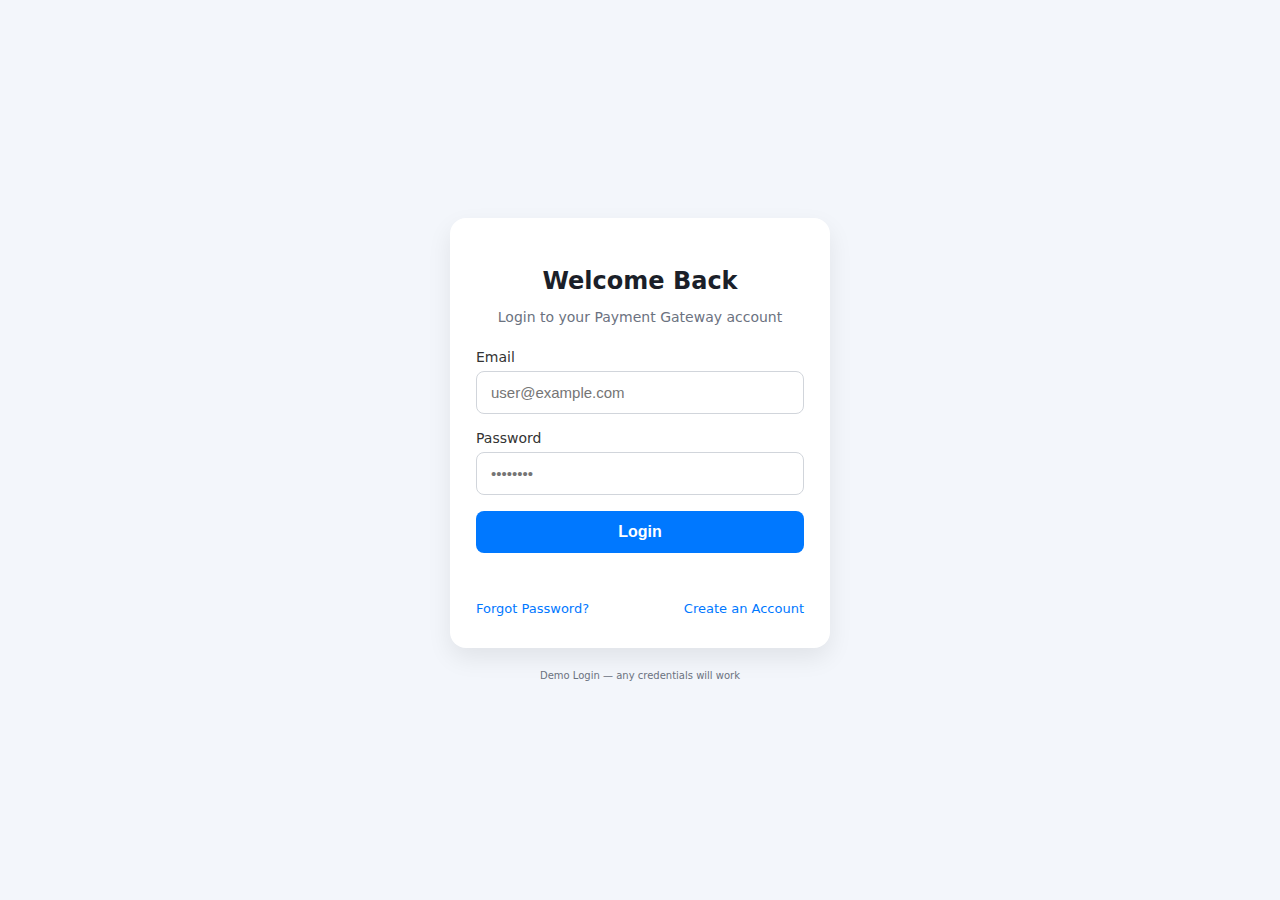
<file: app/index.html>
<!DOCTYPE html>
<html lang="en">
  <head>
    <meta charset="UTF-8" />
    <meta name="viewport" content="width=device-width, initial-scale=1.0" />
    <title>Login | Payment Gateway</title>
    <link rel="stylesheet" href="login.css" />
  </head>
  <body>
    <div class="container">
      <div class="card">
        <h1>Welcome Back</h1>
        <p class="subtitle">Login to your Payment Gateway account</p>

        <form id="loginForm">
          <label for="email">Email</label>
          <input
            id="email"
            type="email"
            placeholder="user@example.com"
            required
          />

          <label for="password">Password</label>
          <input
            id="password"
            type="password"
            placeholder="••••••••"
            required
          />

          <button type="submit">Login</button>
          <p id="loginStatus" class="status"></p>
        </form>

        <div class="extras">
          <a href="#">Forgot Password?</a>
          <a href="#">Create an Account</a>
        </div>
      </div>

      <footer>
        <small>Demo Login — any credentials will work</small>
      </footer>
    </div>

    <script src="login.js"></script>
  </body>
</html>
</file>
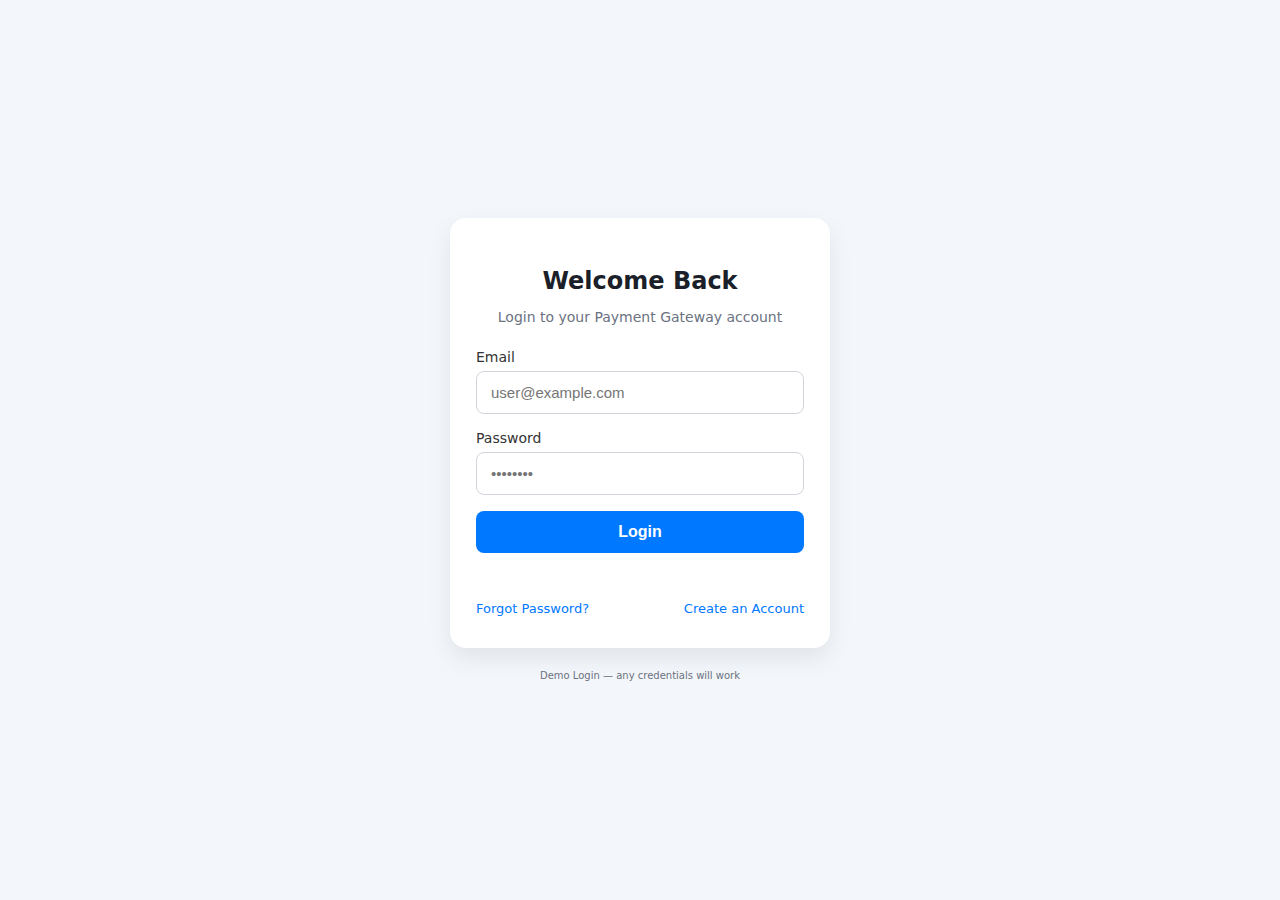
<file: app/payment.html>
<!DOCTYPE html>
<html lang="en">
  <head>
    <meta charset="UTF-8" />
    <meta name="viewport" content="width=device-width, initial-scale=1.0" />
    <title>Payment | Secure Gateway</title>
    <link rel="stylesheet" href="payment.css" />
  </head>
  <body>
    <div class="container">
      <div class="card">
        <h1>Payment Gateway</h1>
        <p id="welcomeText" class="subtitle">Complete your payment securely</p>

        <form id="paymentForm">
          <label for="name">Name on Card</label>
          <input id="name" type="text" placeholder="Jane Doe" required />

          <label for="card">Card Number</label>
          <input
            id="card"
            type="text"
            placeholder="4242 4242 4242 4242"
            maxlength="19"
            required
          />

          <div class="row">
            <div class="col">
              <label for="expiry">Expiry (MM/YY)</label>
              <input
                id="expiry"
                type="text"
                maxlength="5"
                placeholder="12/34"
                required
              />
            </div>
            <div class="col">
              <label for="cvc">CVC</label>
              <input
                id="cvc"
                type="text"
                maxlength="4"
                placeholder="123"
                required
              />
            </div>
          </div>

          <label for="amount">Amount (INR)</label>
          <input id="amount" type="number" min="1" value="100" required />

          <button type="submit">Pay Now</button>
          <p id="status" class="status"></p>
        </form>

        <button id="logoutBtn" class="logout">Logout</button>
      </div>

      <footer>
        <small>Demo Payment — No real transactions occur</small>
      </footer>
    </div>

    <script src="payment.js"></script>
  </body>
</html>
</file>
<file: app/login.css>
:root {
  --bg: #f3f6fb;
  --card: #ffffff;
  --accent: #0078ff;
  --accent-hover: #005fcc;
  --text: #1b1f29;
  --muted: #6b7280;
  --error: #ff4d4d;
  font-family: "Inter", system-ui, -apple-system, "Segoe UI", Roboto, sans-serif;
}

* {
  box-sizing: border-box;
}

body {
  margin: 0;
  background: var(--bg);
  display: flex;
  align-items: center;
  justify-content: center;
  height: 100vh;
  color: var(--text);
  transition: background 0.3s ease;
}

.container {
  width: 100%;
  max-width: 420px;
  padding: 20px;
}

.card {
  background: var(--card);
  padding: 32px 26px;
  border-radius: 16px;
  box-shadow: 0 10px 25px rgba(0, 0, 0, 0.08);
  transition: transform 0.3s ease, box-shadow 0.3s ease;
}

.card:hover {
  transform: translateY(-4px);
  box-shadow: 0 12px 30px rgba(0, 0, 0, 0.12);
}

h1 {
  text-align: center;
  font-size: 24px;
  margin-bottom: 6px;
}

.subtitle {
  text-align: center;
  color: var(--muted);
  margin-bottom: 24px;
  font-size: 14px;
}

label {
  display: block;
  font-size: 14px;
  margin-bottom: 6px;
  color: #333;
}

input {
  width: 100%;
  padding: 12px 14px;
  border-radius: 8px;
  border: 1px solid #d1d5db;
  font-size: 15px;
  margin-bottom: 16px;
  outline: none;
  transition: border 0.2s ease, box-shadow 0.2s ease;
}

input:focus {
  border: 1px solid var(--accent);
  box-shadow: 0 0 4px rgba(0, 120, 255, 0.3);
}

button {
  width: 100%;
  padding: 12px;
  background: var(--accent);
  border: none;
  border-radius: 8px;
  color: white;
  font-size: 16px;
  font-weight: 600;
  cursor: pointer;
  transition: background 0.3s ease, transform 0.2s ease;
}

button:hover {
  background: var(--accent-hover);
}

button:active {
  transform: translateY(1px);
}

.status {
  text-align: center;
  margin-top: 12px;
  font-size: 13px;
  color: var(--error);
  min-height: 18px;
}

.extras {
  display: flex;
  justify-content: space-between;
  margin-top: 18px;
}

.extras a {
  color: var(--accent);
  text-decoration: none;
  font-size: 13px;
  transition: color 0.2s ease;
}

.extras a:hover {
  color: var(--accent-hover);
}

footer {
  margin-top: 20px;
  text-align: center;
  color: var(--muted);
  font-size: 12px;
}

/* Responsive Design */
@media (max-width: 480px) {
  .card {
    padding: 24px 20px;
  }

  h1 {
    font-size: 20px;
  }

  button {
    font-size: 15px;
  }
}
</file>
<file: app/payment.css>
:root {
  --bg: #f3f6fb;
  --card: #ffffff;
  --accent: #0078ff;
  --accent-hover: #005fcc;
  --error: #ff4d4d;
  --text: #1b1f29;
  --muted: #6b7280;
  font-family: "Inter", system-ui, -apple-system, "Segoe UI", Roboto, sans-serif;
}

* {
  box-sizing: border-box;
}

body {
  margin: 0;
  background: var(--bg);
  display: flex;
  align-items: center;
  justify-content: center;
  height: 100vh;
  color: var(--text);
}

.container {
  width: 100%;
  max-width: 420px;
  padding: 20px;
}

.card {
  background: var(--card);
  padding: 32px 26px;
  border-radius: 16px;
  box-shadow: 0 10px 25px rgba(0, 0, 0, 0.08);
  transition: transform 0.3s ease, box-shadow 0.3s ease;
}

.card:hover {
  transform: translateY(-4px);
  box-shadow: 0 12px 30px rgba(0, 0, 0, 0.12);
}

h1 {
  text-align: center;
  font-size: 24px;
  margin-bottom: 6px;
}

.subtitle {
  text-align: center;
  color: var(--muted);
  margin-bottom: 24px;
  font-size: 14px;
}

label {
  display: block;
  font-size: 14px;
  margin-bottom: 6px;
  color: #333;
}

input {
  width: 100%;
  padding: 12px 14px;
  border-radius: 8px;
  border: 1px solid #d1d5db;
  font-size: 15px;
  margin-bottom: 16px;
  outline: none;
  transition: border 0.2s ease, box-shadow 0.2s ease;
}

input:focus {
  border: 1px solid var(--accent);
  box-shadow: 0 0 4px rgba(0, 120, 255, 0.3);
}

.row {
  display: flex;
  gap: 12px;
}

.col {
  flex: 1;
}

button {
  width: 100%;
  padding: 12px;
  background: var(--accent);
  border: none;
  border-radius: 8px;
  color: white;
  font-size: 16px;
  font-weight: 600;
  cursor: pointer;
  transition: background 0.3s ease, transform 0.2s ease;
}

button:hover {
  background: var(--accent-hover);
}

button:active {
  transform: translateY(1px);
}

.status {
  text-align: center;
  margin-top: 12px;
  font-size: 13px;
  color: var(--error);
  min-height: 18px;
}

.logout {
  background: var(--error);
  color: white;
  border: none;
  margin-top: 18px;
  width: 100%;
  padding: 12px;
  border-radius: 8px;
  font-size: 15px;
  font-weight: 600;
  cursor: pointer;
  transition: background 0.3s ease;
}

.logout:hover {
  background: #e63b3b;
}

footer {
  margin-top: 20px;
  text-align: center;
  color: var(--muted);
  font-size: 12px;
}

/* Responsive Design */
@media (max-width: 480px) {
  .card {
    padding: 24px 20px;
  }

  h1 {
    font-size: 20px;
  }

  button {
    font-size: 15px;
  }

  .row {
    flex-direction: column;
  }
}
</file>
